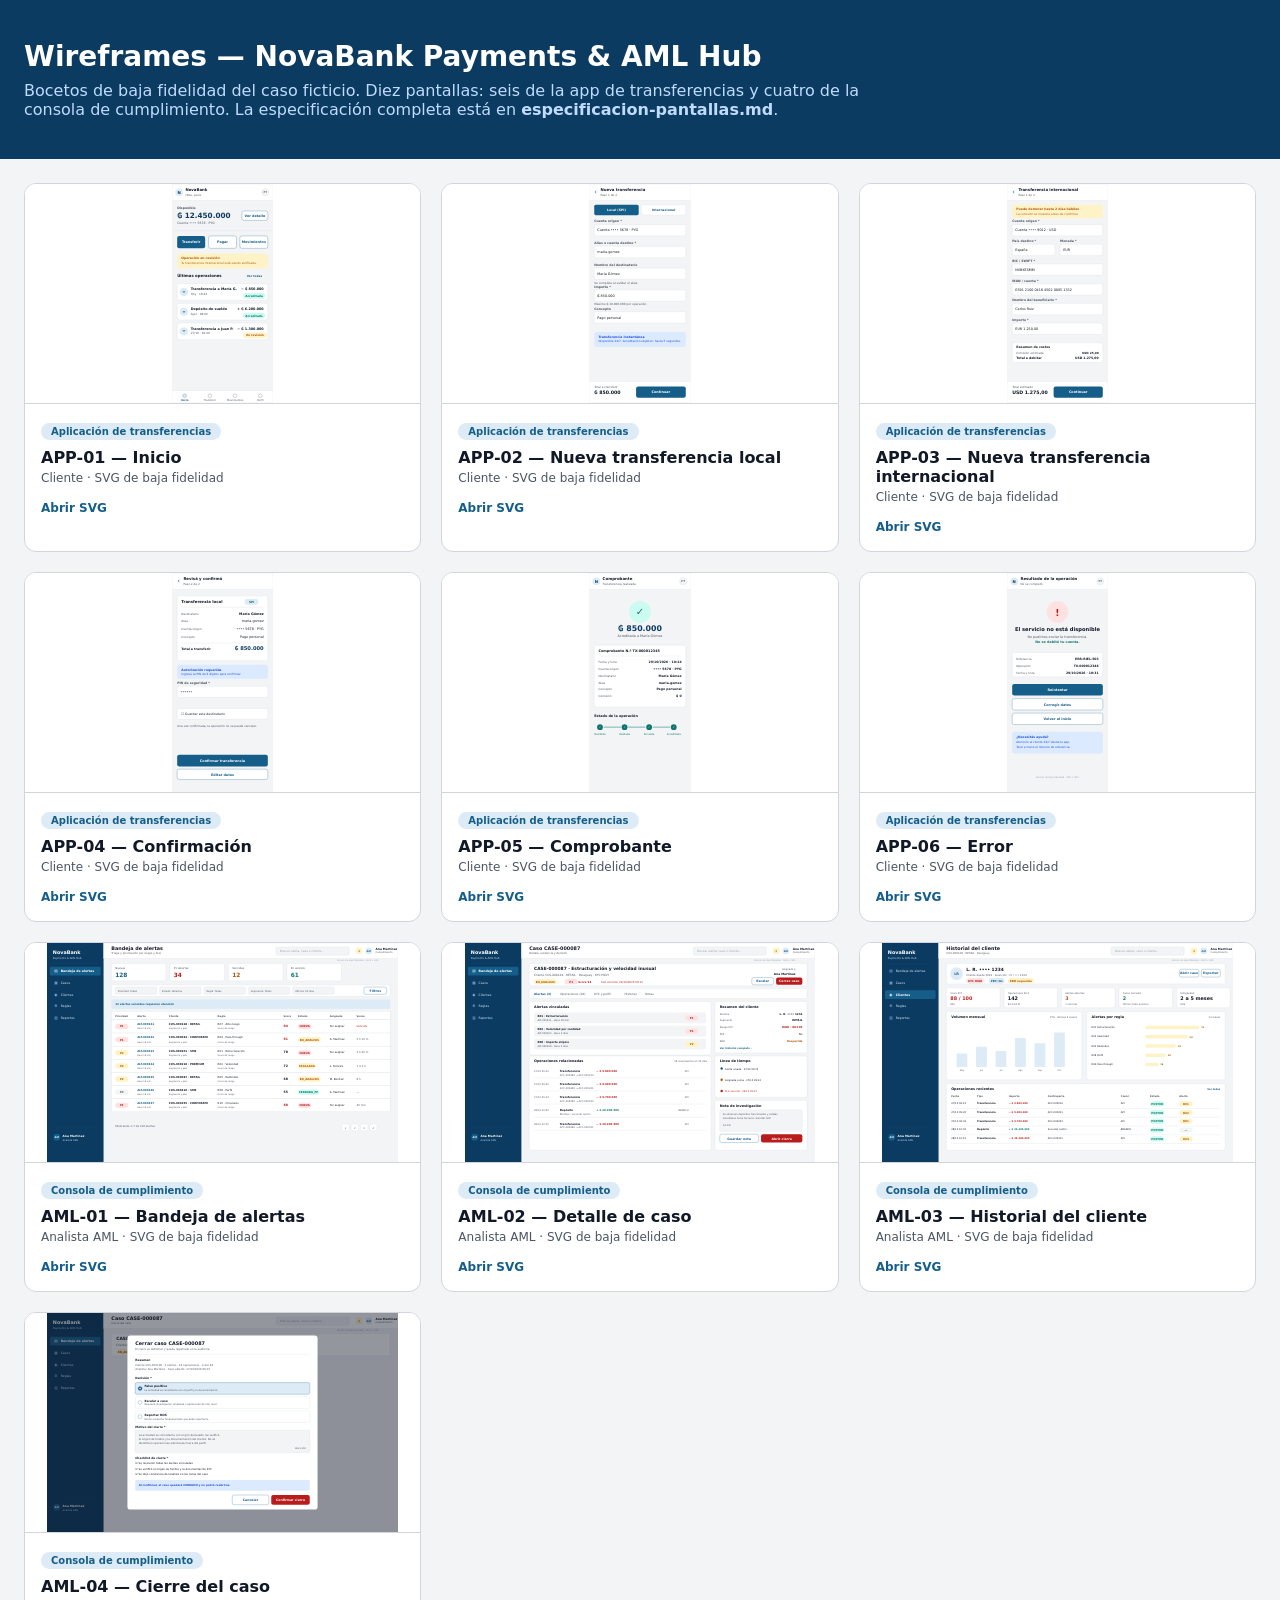
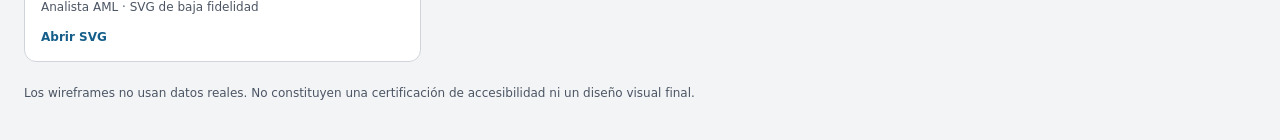
<file: 04-diseno-ux/wireframes/index.html>
<!doctype html>
<html lang="es-PY">
<head>
<meta charset="utf-8">
<meta name="viewport" content="width=device-width, initial-scale=1">
<title>Wireframes — NovaBank Payments &amp; AML Hub</title>
<style>
:root { --navy:#0B3B60; --blue:#155E8A; --bg:#F3F4F6; --ink:#111827; --muted:#4B5563; --line:#D1D5DB; }
* { box-sizing:border-box; }
body { margin:0; font-family:Inter, "Segoe UI", system-ui, sans-serif; background:var(--bg); color:var(--ink); }
header { background:var(--navy); color:#fff; padding:40px 24px; }
header h1 { margin:0 0 8px; font-size:28px; }
header p { margin:0; color:#BFDBFE; max-width:900px; }
main { max-width:1400px; margin:0 auto; padding:24px; }
.grid { display:grid; grid-template-columns:repeat(auto-fit,minmax(300px,1fr)); gap:20px; }
.card { background:#fff; border:1px solid var(--line); border-radius:12px; overflow:hidden; }
.card img { display:block; width:100%; height:220px; object-fit:contain; background:#fff; border-bottom:1px solid var(--line); }
.meta { padding:16px; }
.meta h2 { font-size:16px; margin:8px 0 4px; }
.meta p { margin:0 0 12px; color:var(--muted); font-size:12px; }
.tag { display:inline-block; background:#DCEBF5; color:var(--blue); border-radius:999px; padding:3px 10px; font-size:10px; font-weight:700; }
.link { color:var(--blue); font-size:12px; font-weight:700; text-decoration:none; }
.link:focus { outline:2px solid var(--blue); outline-offset:2px; }
footer { max-width:1400px; margin:0 auto; padding:0 24px 40px; color:var(--muted); font-size:12px; }
</style>
</head>
<body>
<header>
<h1>Wireframes — NovaBank Payments &amp; AML Hub</h1>
<p>Bocetos de baja fidelidad del caso ficticio. Diez pantallas: seis de la app de transferencias y cuatro de la consola de cumplimiento. La especificación completa está en <strong>especificacion-pantallas.md</strong>.</p>
</header>
<main><div class="grid"><article class="card"><a href="APP-01-inicio.svg"><img src="APP-01-inicio.svg" alt="Wireframe de APP-01 — Inicio" loading="lazy"></a><div class="meta"><span class="tag">Aplicación de transferencias</span><h2>APP-01 — Inicio</h2><p>Cliente · SVG de baja fidelidad</p><a class="link" href="APP-01-inicio.svg">Abrir SVG</a></div></article><article class="card"><a href="APP-02-transferencia-local.svg"><img src="APP-02-transferencia-local.svg" alt="Wireframe de APP-02 — Nueva transferencia local" loading="lazy"></a><div class="meta"><span class="tag">Aplicación de transferencias</span><h2>APP-02 — Nueva transferencia local</h2><p>Cliente · SVG de baja fidelidad</p><a class="link" href="APP-02-transferencia-local.svg">Abrir SVG</a></div></article><article class="card"><a href="APP-03-transferencia-internacional.svg"><img src="APP-03-transferencia-internacional.svg" alt="Wireframe de APP-03 — Nueva transferencia internacional" loading="lazy"></a><div class="meta"><span class="tag">Aplicación de transferencias</span><h2>APP-03 — Nueva transferencia internacional</h2><p>Cliente · SVG de baja fidelidad</p><a class="link" href="APP-03-transferencia-internacional.svg">Abrir SVG</a></div></article><article class="card"><a href="APP-04-confirmacion.svg"><img src="APP-04-confirmacion.svg" alt="Wireframe de APP-04 — Confirmación" loading="lazy"></a><div class="meta"><span class="tag">Aplicación de transferencias</span><h2>APP-04 — Confirmación</h2><p>Cliente · SVG de baja fidelidad</p><a class="link" href="APP-04-confirmacion.svg">Abrir SVG</a></div></article><article class="card"><a href="APP-05-comprobante.svg"><img src="APP-05-comprobante.svg" alt="Wireframe de APP-05 — Comprobante" loading="lazy"></a><div class="meta"><span class="tag">Aplicación de transferencias</span><h2>APP-05 — Comprobante</h2><p>Cliente · SVG de baja fidelidad</p><a class="link" href="APP-05-comprobante.svg">Abrir SVG</a></div></article><article class="card"><a href="APP-06-error.svg"><img src="APP-06-error.svg" alt="Wireframe de APP-06 — Error" loading="lazy"></a><div class="meta"><span class="tag">Aplicación de transferencias</span><h2>APP-06 — Error</h2><p>Cliente · SVG de baja fidelidad</p><a class="link" href="APP-06-error.svg">Abrir SVG</a></div></article><article class="card"><a href="AML-01-bandeja-alertas.svg"><img src="AML-01-bandeja-alertas.svg" alt="Wireframe de AML-01 — Bandeja de alertas" loading="lazy"></a><div class="meta"><span class="tag">Consola de cumplimiento</span><h2>AML-01 — Bandeja de alertas</h2><p>Analista AML · SVG de baja fidelidad</p><a class="link" href="AML-01-bandeja-alertas.svg">Abrir SVG</a></div></article><article class="card"><a href="AML-02-detalle-caso.svg"><img src="AML-02-detalle-caso.svg" alt="Wireframe de AML-02 — Detalle de caso" loading="lazy"></a><div class="meta"><span class="tag">Consola de cumplimiento</span><h2>AML-02 — Detalle de caso</h2><p>Analista AML · SVG de baja fidelidad</p><a class="link" href="AML-02-detalle-caso.svg">Abrir SVG</a></div></article><article class="card"><a href="AML-03-historial-cliente.svg"><img src="AML-03-historial-cliente.svg" alt="Wireframe de AML-03 — Historial del cliente" loading="lazy"></a><div class="meta"><span class="tag">Consola de cumplimiento</span><h2>AML-03 — Historial del cliente</h2><p>Analista AML · SVG de baja fidelidad</p><a class="link" href="AML-03-historial-cliente.svg">Abrir SVG</a></div></article><article class="card"><a href="AML-04-cierre-caso.svg"><img src="AML-04-cierre-caso.svg" alt="Wireframe de AML-04 — Cierre del caso" loading="lazy"></a><div class="meta"><span class="tag">Consola de cumplimiento</span><h2>AML-04 — Cierre del caso</h2><p>Analista AML · SVG de baja fidelidad</p><a class="link" href="AML-04-cierre-caso.svg">Abrir SVG</a></div></article></div></main>
<footer>Los wireframes no usan datos reales. No constituyen una certificación de accesibilidad ni un diseño visual final.</footer>
</body>
</html>
</file>
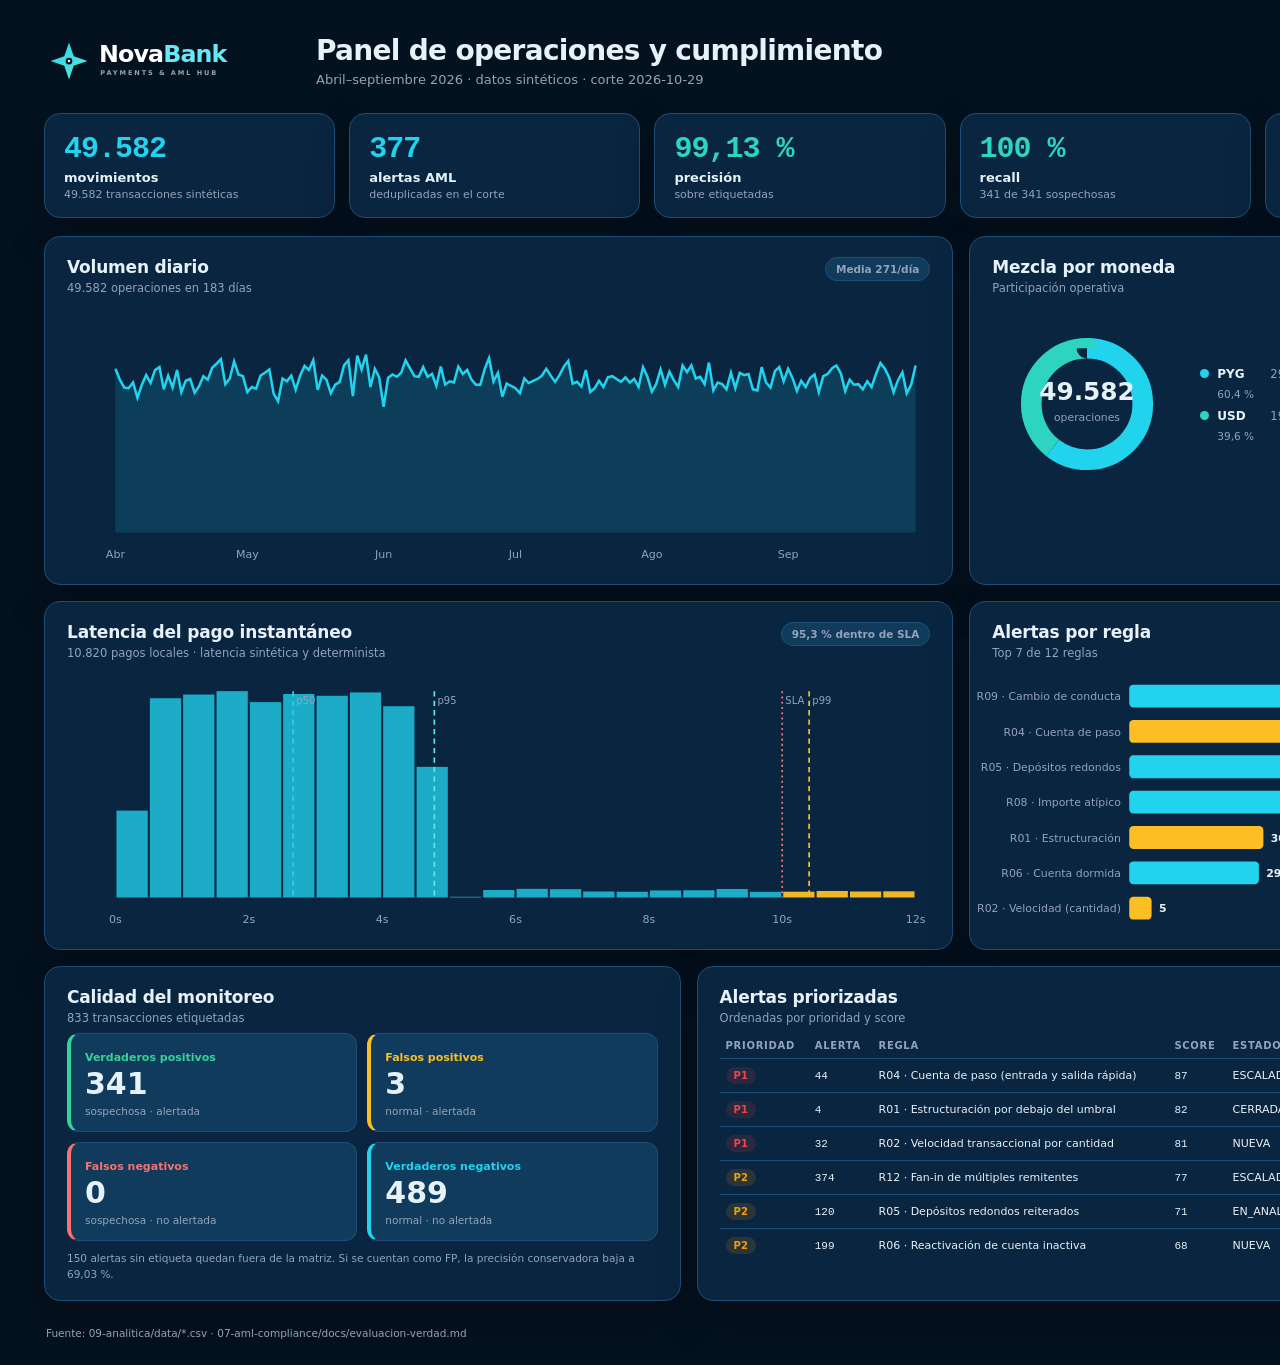
<file: docs/assets/dashboard/index.html>
<!doctype html>
<html lang="es" data-theme="dark">
<head><meta charset="utf-8"><meta name="viewport" content="width=device-width, initial-scale=1">
<title>NovaBank · Panel de operaciones y cumplimiento</title>
<link rel="icon" href="../brand/favicon.svg" type="image/svg+xml">
<style>
    :root {
      --bg:#F8FAFC; --panel:#FFFFFF; --ink:#0F172A;
      --muted:#64748B; --line:#E2E8F0; --soft:#F1F5F9;
      --accent:#155E8A; --accent2:#14B8A6; --grid:#E2E8F0;
      --shadow:0 16px 34px rgba(15,23,42,.08);
    }
    [data-theme="dark"] {
      --bg:#04121F; --panel:#0A2540; --ink:#E6F1F8;
      --muted:#94A3B8; --line:#1E4E75; --soft:#103B5C;
      --accent:#22D3EE; --accent2:#2DD4BF; --grid:#1E4E75;
      --shadow:0 18px 40px rgba(0,0,0,.28);
    }
    * { box-sizing:border-box; }
    html, body { margin:0; background:var(--bg); color:var(--ink); font-family:"Segoe UI", Inter, system-ui, -apple-system, "Helvetica Neue", Arial, sans-serif; }
    .shell { width:1600px; margin:0 auto; padding:34px 44px 26px; }
    .mono { font-family:"Cascadia Mono", Consolas, "Courier New", monospace; font-variant-numeric:tabular-nums; }
    .top { display:flex; justify-content:space-between; align-items:flex-start; gap:24px; }
    .brand { display:flex; align-items:center; gap:22px; }
    .brand svg { width:250px; height:auto; display:block; }
    .logo-dark { display:none; }
    [data-theme="dark"] .logo-light { display:none; }
    [data-theme="dark"] .logo-dark { display:block; }
    h1 { margin:0; font-size:28px; letter-spacing:-.7px; }
    .brand p { margin:5px 0 0; color:var(--muted); font-size:13px; }
    .top-right { display:flex; align-items:center; gap:10px; }
    .badge { border:1px solid var(--line); background:var(--panel); color:var(--muted);
      border-radius:999px; padding:8px 13px; font-size:11px; font-weight:800; letter-spacing:.6px; }
    .theme { border:1px solid var(--line); background:var(--panel); color:var(--ink);
      border-radius:999px; padding:8px 13px; font-size:11px; font-weight:800; cursor:pointer; }
    .kpis { display:grid; grid-template-columns:repeat(5,1fr); gap:14px; margin:26px 0 18px; }
    .kpi, .card { background:var(--panel); border:1px solid var(--line); border-radius:16px;
      box-shadow:var(--shadow); }
    .kpi { padding:18px 19px 16px; }
    .kpi-value { font-size:30px; font-weight:800; letter-spacing:-1px; color:var(--accent); }
    .kpi:nth-child(3) .kpi-value, .kpi:nth-child(4) .kpi-value { color:var(--accent2); }
    .kpi-label { font-size:13px; font-weight:700; margin-top:4px; }
    .kpi-note { font-size:11px; color:var(--muted); margin-top:3px; }
    .rows { display:grid; gap:16px; margin-bottom:16px; }
    .rows.two { grid-template-columns:1.55fr 1fr; }
    .rows.split { grid-template-columns:1fr 1.35fr; }
    .card { padding:20px 22px 18px; min-width:0; }
    .card-head { display:flex; justify-content:space-between; align-items:flex-start; gap:16px; margin-bottom:8px; }
    h2 { margin:0; font-size:17px; letter-spacing:-.2px; }
    .card-head p { margin:4px 0 0; color:var(--muted); font-size:11.5px; }
    .pill { border:1px solid var(--line); background:var(--soft); color:var(--muted);
      border-radius:999px; padding:5px 10px; font-size:10.5px; font-weight:800; white-space:nowrap; }
    svg { display:block; width:100%; height:auto; overflow:visible; }
    .grid line.grid { stroke:var(--grid); stroke-width:1; opacity:.75; }
    .axis { fill:var(--muted); font-size:10.5px; }
    .line { fill:none; stroke:var(--accent); stroke-width:2.4; }
    .area { fill:var(--accent); opacity:.14; }
    .bar { fill:var(--accent); opacity:.78; }
    .bar.warn { fill:#FBBF24; opacity:.95; }
    .p50-line, .p95-line, .p99-line, .sla-line { stroke-width:1.6; stroke-dasharray:5 4; }
    .p50-line { stroke:#22D3EE; }
    .p95-line { stroke:#5EEAD4; }
    .p99-line { stroke:#FBBF24; }
    .sla-line { stroke:#F87171; stroke-dasharray:2 3; }
    .marker { fill:var(--muted); font-size:9.5px; }
    .value { fill:var(--ink); font-size:10.5px; font-weight:800; }
    .donut-wrap { display:flex; align-items:center; gap:18px; padding-top:6px; }
    .donut-wrap svg { width:190px; flex:0 0 190px; }
    .donut-n { fill:var(--ink); font-size:24px; font-weight:800; }
    .donut-l { fill:var(--muted); font-size:10.5px; }
    .legend { display:flex; flex-direction:column; gap:9px; min-width:170px; }
    .legend-row { display:grid; grid-template-columns:10px 46px 1fr; gap:7px;
      align-items:center; color:var(--muted); font-size:11.5px; }
    .legend-row strong { color:var(--ink); font-size:12px; }
    .legend-row .muted { grid-column:2 / 4; font-size:10.5px; }
    .dot { width:9px; height:9px; border-radius:50%; }
    .conf { display:grid; grid-template-columns:1fr 1fr; gap:10px; margin:8px 0 10px; }
    .conf-cell { border:1px solid var(--line); border-left:4px solid var(--c); border-radius:12px;
      padding:12px 14px; background:var(--soft); }
    .conf-cell span { color:var(--c); font-size:11px; font-weight:800; }
    .conf-cell strong { display:block; font-size:30px; line-height:1.1; margin-top:2px; }
    .conf-cell small { color:var(--muted); font-size:10.5px; }
    .note { color:var(--muted); font-size:10.5px; line-height:1.45; margin:2px 0 0; }
    table { width:100%; border-collapse:collapse; font-size:11px; }
    th { text-align:left; color:var(--muted); font-size:10px; text-transform:uppercase;
      letter-spacing:.7px; padding:7px 6px; border-bottom:1px solid var(--line); }
    td { padding:8px 6px; border-bottom:1px solid var(--line); vertical-align:middle; }
    tr:last-child td { border-bottom:0; }
    .prio { display:inline-block; border-radius:999px; padding:3px 8px; font-size:10px; font-weight:800; }
    .prio.p1 { background:#EF444422; color:#EF4444; }
    .prio.p2 { background:#F59E0B22; color:#F59E0B; }
    .prio.p3 { background:#64748B22; color:var(--muted); }
    footer { display:flex; justify-content:space-between; color:var(--muted); font-size:10.5px;
      padding:10px 2px 0; }
    </style></head>
<body>
    <div class="shell">
      <header class="top">
        <div class="brand">
          <div class="logo-light"><svg xmlns="http://www.w3.org/2000/svg" width="400" height="80" viewBox="0 0 400 80" role="img" aria-label="NovaBank — Payments &amp; AML Hub">
<svg x="8" y="8" xmlns="http://www.w3.org/2000/svg" width="64" height="64" viewBox="0 0 64 64" role="img" aria-label="Isotipo NovaBank">
<defs><linearGradient id="nbh-light-mark-nova" x1="0" y1="0" x2="1" y2="1"><stop offset="0%" stop-color="#155E8A"/><stop offset="100%" stop-color="#14B8A6"/></linearGradient>
<mask id="nbh-light-mark-hole"><rect width="64" height="64" fill="#fff"/><circle cx="32" cy="32" r="5.4" fill="#000"/></mask>
</defs>
<path d="M32 2.5 L39.6 24.4 L61.5 32 L39.6 39.6 L32 61.5 L24.4 39.6 L2.5 32 L24.4 24.4 Z" fill="url(#nbh-light-mark-nova)" mask="url(#nbh-light-mark-hole)"/>
<circle cx="32" cy="32" r="1.9" fill="#FFFFFF"/>
</svg>
<text x="88" y="41" font-family='"Segoe UI", Inter, system-ui, -apple-system, "Helvetica Neue", Arial, sans-serif' font-size="38" font-weight="700" letter-spacing="-1.4">
<tspan fill="#0A2540">Nova</tspan><tspan fill="#14B8A6">Bank</tspan>
</text>
<text x="90" y="62" font-family='"Segoe UI", Inter, system-ui, -apple-system, "Helvetica Neue", Arial, sans-serif' font-size="10.5" font-weight="600" letter-spacing="3.1" fill="#64748B">PAYMENTS &amp; AML HUB</text>
</svg></div>
          <div class="logo-dark"><svg xmlns="http://www.w3.org/2000/svg" width="400" height="80" viewBox="0 0 400 80" role="img" aria-label="NovaBank — Payments &amp; AML Hub">
<svg x="8" y="8" xmlns="http://www.w3.org/2000/svg" width="64" height="64" viewBox="0 0 64 64" role="img" aria-label="Isotipo NovaBank">
<defs><linearGradient id="nbh-dark-mark-nova" x1="0" y1="0" x2="1" y2="1"><stop offset="0%" stop-color="#22D3EE"/><stop offset="100%" stop-color="#5EEAD4"/></linearGradient>
<mask id="nbh-dark-mark-hole"><rect width="64" height="64" fill="#fff"/><circle cx="32" cy="32" r="5.4" fill="#000"/></mask>
</defs>
<path d="M32 2.5 L39.6 24.4 L61.5 32 L39.6 39.6 L32 61.5 L24.4 39.6 L2.5 32 L24.4 24.4 Z" fill="url(#nbh-dark-mark-nova)" mask="url(#nbh-dark-mark-hole)"/>
<circle cx="32" cy="32" r="1.9" fill="#FFFFFF"/>
</svg>
<text x="88" y="41" font-family='"Segoe UI", Inter, system-ui, -apple-system, "Helvetica Neue", Arial, sans-serif' font-size="38" font-weight="700" letter-spacing="-1.4">
<tspan fill="#FFFFFF">Nova</tspan><tspan fill="#67E8F9">Bank</tspan>
</text>
<text x="90" y="62" font-family='"Segoe UI", Inter, system-ui, -apple-system, "Helvetica Neue", Arial, sans-serif' font-size="10.5" font-weight="600" letter-spacing="3.1" fill="#94A3B8">PAYMENTS &amp; AML HUB</text>
</svg></div>
          <div>
            <h1>Panel de operaciones y cumplimiento</h1>
            <p>Abril–septiembre 2026 · datos sintéticos · corte 2026-10-29</p>
          </div>
        </div>
        <div class="top-right">
          <button id="theme" class="theme" type="button" aria-label="Cambiar tema">Tema</button>
          <span class="badge">Caso ficticio</span>
        </div>
      </header>

      <section class="kpis"><article class="kpi"><div class="kpi-value mono">49.582</div>
        <div class="kpi-label">movimientos</div><div class="kpi-note">49.582 transacciones sintéticas</div></article><article class="kpi"><div class="kpi-value mono">377</div>
        <div class="kpi-label">alertas AML</div><div class="kpi-note">deduplicadas en el corte</div></article><article class="kpi"><div class="kpi-value mono">99,13 %</div>
        <div class="kpi-label">precisión</div><div class="kpi-note">sobre etiquetadas</div></article><article class="kpi"><div class="kpi-value mono">100 %</div>
        <div class="kpi-label">recall</div><div class="kpi-note">341 de 341 sospechosas</div></article><article class="kpi"><div class="kpi-value mono">95,3 %</div>
        <div class="kpi-label">dentro de SLA</div><div class="kpi-note">p95 4.783 ms</div></article></section>

      <section class="rows two">
        <article class="card wide">
          <div class="card-head"><div><h2>Volumen diario</h2>
          <p>49.582 operaciones en 183 días</p></div>
          <span class="pill">Media 271/día</span></div>
          
    <svg viewBox="0 0 820 250" role="img" aria-label="Volumen diario de transacciones">
      <line x1="46" y1="22.0" x2="806" y2="22.0" class="grid"/><line x1="46" y1="71.0" x2="806" y2="71.0" class="grid"/><line x1="46" y1="120.0" x2="806" y2="120.0" class="grid"/><line x1="46" y1="169.0" x2="806" y2="169.0" class="grid"/><line x1="46" y1="218.0" x2="806" y2="218.0" class="grid"/>
      <path d="M46,218 L46.0,62.5 L50.2,72.8 L54.4,80.3 L58.5,80.9 L62.7,75.5 L66.9,90.1 L71.1,77.6 L75.2,68.5 L79.4,76.0 L83.6,63.6 L87.8,60.9 L91.9,82.0 L96.1,69.0 L100.3,80.3 L104.5,63.6 L108.6,84.7 L112.8,73.9 L117.0,72.2 L121.2,85.2 L125.3,79.3 L129.5,69.5 L133.7,72.8 L137.9,61.5 L142.0,57.7 L146.2,53.4 L150.4,77.1 L154.6,71.7 L158.7,55.5 L162.9,67.9 L167.1,69.5 L171.3,84.7 L175.5,79.8 L179.6,81.4 L183.8,69.0 L188.0,66.3 L192.2,63.1 L196.3,86.3 L200.5,93.3 L204.7,71.7 L208.9,74.4 L213.0,69.0 L217.2,82.5 L221.4,69.0 L225.6,59.8 L229.7,63.6 L233.9,54.4 L238.1,82.5 L242.3,69.0 L246.4,72.8 L250.6,85.7 L254.8,77.6 L259.0,74.9 L263.1,59.3 L267.3,54.4 L271.5,88.4 L275.7,50.1 L279.8,63.1 L284.0,49.0 L288.2,79.8 L292.4,62.5 L296.5,70.6 L300.7,98.7 L304.9,71.2 L309.1,67.9 L313.3,70.1 L317.4,66.3 L321.6,54.4 L325.8,62.0 L330.0,69.5 L334.1,70.1 L338.3,60.9 L342.5,70.1 L346.7,67.4 L350.8,78.7 L355.0,60.4 L359.2,77.6 L363.4,74.4 L367.5,75.5 L371.7,60.4 L375.9,67.4 L380.1,63.6 L384.2,72.8 L388.4,77.6 L392.6,77.6 L396.8,62.5 L400.9,52.3 L405.1,74.4 L409.3,66.3 L413.5,89.0 L417.6,76.6 L421.8,78.7 L426.0,80.9 L430.2,85.7 L434.4,71.7 L438.5,76.0 L442.7,73.9 L446.9,72.2 L451.1,69.0 L455.2,62.5 L459.4,69.0 L463.6,74.9 L467.8,68.5 L471.9,60.4 L476.1,55.0 L480.3,76.6 L484.5,74.9 L488.6,79.3 L492.8,63.6 L497.0,84.7 L501.2,80.9 L505.3,73.9 L509.5,79.8 L513.7,70.6 L517.9,69.5 L522.0,72.2 L526.2,74.9 L530.4,70.6 L534.6,75.5 L538.7,72.2 L542.9,79.8 L547.1,60.9 L551.3,70.1 L555.5,84.1 L559.6,77.1 L563.8,63.1 L568.0,77.6 L572.2,65.2 L576.3,73.3 L580.5,79.8 L584.7,59.3 L588.9,65.8 L593.0,59.3 L597.2,71.7 L601.4,70.1 L605.6,77.1 L609.7,56.6 L613.9,83.0 L618.1,75.5 L622.3,77.1 L626.4,82.0 L630.6,66.3 L634.8,80.9 L639.0,66.3 L643.1,68.5 L647.3,67.4 L651.5,82.0 L655.7,83.0 L659.8,60.9 L664.0,75.5 L668.2,80.3 L672.4,64.7 L676.5,60.9 L680.7,74.4 L684.9,62.5 L689.1,71.2 L693.3,83.6 L697.4,73.9 L701.6,79.8 L705.8,71.2 L710.0,67.9 L714.1,84.7 L718.3,69.5 L722.5,67.4 L726.7,62.0 L730.8,59.3 L735.0,66.8 L739.2,83.6 L743.4,72.8 L747.5,77.6 L751.7,77.1 L755.9,82.0 L760.1,74.4 L764.2,79.8 L768.4,67.4 L772.6,57.1 L776.8,62.5 L780.9,70.6 L785.1,84.7 L789.3,73.3 L793.5,65.8 L797.6,85.7 L801.8,77.6 L806.0,59.3 L806,218 Z" class="area"/>
      <polyline points="46.0,62.5 50.2,72.8 54.4,80.3 58.5,80.9 62.7,75.5 66.9,90.1 71.1,77.6 75.2,68.5 79.4,76.0 83.6,63.6 87.8,60.9 91.9,82.0 96.1,69.0 100.3,80.3 104.5,63.6 108.6,84.7 112.8,73.9 117.0,72.2 121.2,85.2 125.3,79.3 129.5,69.5 133.7,72.8 137.9,61.5 142.0,57.7 146.2,53.4 150.4,77.1 154.6,71.7 158.7,55.5 162.9,67.9 167.1,69.5 171.3,84.7 175.5,79.8 179.6,81.4 183.8,69.0 188.0,66.3 192.2,63.1 196.3,86.3 200.5,93.3 204.7,71.7 208.9,74.4 213.0,69.0 217.2,82.5 221.4,69.0 225.6,59.8 229.7,63.6 233.9,54.4 238.1,82.5 242.3,69.0 246.4,72.8 250.6,85.7 254.8,77.6 259.0,74.9 263.1,59.3 267.3,54.4 271.5,88.4 275.7,50.1 279.8,63.1 284.0,49.0 288.2,79.8 292.4,62.5 296.5,70.6 300.7,98.7 304.9,71.2 309.1,67.9 313.3,70.1 317.4,66.3 321.6,54.4 325.8,62.0 330.0,69.5 334.1,70.1 338.3,60.9 342.5,70.1 346.7,67.4 350.8,78.7 355.0,60.4 359.2,77.6 363.4,74.4 367.5,75.5 371.7,60.4 375.9,67.4 380.1,63.6 384.2,72.8 388.4,77.6 392.6,77.6 396.8,62.5 400.9,52.3 405.1,74.4 409.3,66.3 413.5,89.0 417.6,76.6 421.8,78.7 426.0,80.9 430.2,85.7 434.4,71.7 438.5,76.0 442.7,73.9 446.9,72.2 451.1,69.0 455.2,62.5 459.4,69.0 463.6,74.9 467.8,68.5 471.9,60.4 476.1,55.0 480.3,76.6 484.5,74.9 488.6,79.3 492.8,63.6 497.0,84.7 501.2,80.9 505.3,73.9 509.5,79.8 513.7,70.6 517.9,69.5 522.0,72.2 526.2,74.9 530.4,70.6 534.6,75.5 538.7,72.2 542.9,79.8 547.1,60.9 551.3,70.1 555.5,84.1 559.6,77.1 563.8,63.1 568.0,77.6 572.2,65.2 576.3,73.3 580.5,79.8 584.7,59.3 588.9,65.8 593.0,59.3 597.2,71.7 601.4,70.1 605.6,77.1 609.7,56.6 613.9,83.0 618.1,75.5 622.3,77.1 626.4,82.0 630.6,66.3 634.8,80.9 639.0,66.3 643.1,68.5 647.3,67.4 651.5,82.0 655.7,83.0 659.8,60.9 664.0,75.5 668.2,80.3 672.4,64.7 676.5,60.9 680.7,74.4 684.9,62.5 689.1,71.2 693.3,83.6 697.4,73.9 701.6,79.8 705.8,71.2 710.0,67.9 714.1,84.7 718.3,69.5 722.5,67.4 726.7,62.0 730.8,59.3 735.0,66.8 739.2,83.6 743.4,72.8 747.5,77.6 751.7,77.1 755.9,82.0 760.1,74.4 764.2,79.8 768.4,67.4 772.6,57.1 776.8,62.5 780.9,70.6 785.1,84.7 789.3,73.3 793.5,65.8 797.6,85.7 801.8,77.6 806.0,59.3" class="line"/>
      <text x="46.0" y="242" class="axis" text-anchor="middle">Abr</text><text x="171.3" y="242" class="axis" text-anchor="middle">May</text><text x="300.7" y="242" class="axis" text-anchor="middle">Jun</text><text x="426.0" y="242" class="axis" text-anchor="middle">Jul</text><text x="555.5" y="242" class="axis" text-anchor="middle">Ago</text><text x="684.9" y="242" class="axis" text-anchor="middle">Sep</text>
    </svg>
        </article>
        <article class="card">
          <div class="card-head"><div><h2>Mezcla por moneda</h2><p>Participación operativa</p></div></div>
          
    <div class="donut-wrap">
      <svg viewBox="0 0 184 184" role="img" aria-label="Distribución por moneda">
        <circle cx="92" cy="92" r="54" fill="none" stroke="#22D3EE" stroke-width="20" stroke-dasharray="205.06 134.23" stroke-dashoffset="-0.00" transform="rotate(-90 92 92)"/><circle cx="92" cy="92" r="54" fill="none" stroke="#2DD4BF" stroke-width="20" stroke-dasharray="134.23 205.06" stroke-dashoffset="-205.06" transform="rotate(-90 92 92)"/>
        <text x="92" y="88" text-anchor="middle" class="donut-n">49.582</text>
        <text x="92" y="108" text-anchor="middle" class="donut-l">operaciones</text>
      </svg>
      <div class="legend"><div class="legend-row"><span class="dot" style="background:#22D3EE"></span>
        <strong>PYG</strong><span>29.966 ops</span>
        <span class="muted">60,4 %</span></div><div class="legend-row"><span class="dot" style="background:#2DD4BF"></span>
        <strong>USD</strong><span>19.616 ops</span>
        <span class="muted">39,6 %</span></div></div>
    </div>
        </article>
      </section>

      <section class="rows two">
        <article class="card wide">
          <div class="card-head"><div><h2>Latencia del pago instantáneo</h2>
          <p>10.820 pagos locales · latencia sintética y determinista</p></div>
          <span class="pill">95,3 % dentro de SLA</span></div>
          
    <svg viewBox="0 0 820 250" role="img" aria-label="Distribución de latencia del pago instantáneo">
      <line x1="46" y1="22.0" x2="806" y2="22.0" class="grid"/><line x1="46" y1="71.0" x2="806" y2="71.0" class="grid"/><line x1="46" y1="120.0" x2="806" y2="120.0" class="grid"/><line x1="46" y1="169.0" x2="806" y2="169.0" class="grid"/><line x1="46" y1="218.0" x2="806" y2="218.0" class="grid"/><rect x="47.0" y="135.5" width="29.7" height="82.5" class="bar"/><rect x="78.7" y="28.7" width="29.7" height="189.3" class="bar"/><rect x="110.3" y="25.2" width="29.7" height="192.8" class="bar"/><rect x="142.0" y="22.0" width="29.7" height="196.0" class="bar"/><rect x="173.7" y="32.4" width="29.7" height="185.6" class="bar"/><rect x="205.3" y="24.7" width="29.7" height="193.3" class="bar"/><rect x="237.0" y="26.4" width="29.7" height="191.6" class="bar"/><rect x="268.7" y="23.2" width="29.7" height="194.8" class="bar"/><rect x="300.3" y="36.3" width="29.7" height="181.7" class="bar"/><rect x="332.0" y="93.9" width="29.7" height="124.1" class="bar"/><rect x="363.7" y="217.3" width="29.7" height="0.7" class="bar"/><rect x="395.3" y="210.9" width="29.7" height="7.1" class="bar"/><rect x="427.0" y="209.8" width="29.7" height="8.2" class="bar"/><rect x="458.7" y="210.1" width="29.7" height="7.9" class="bar"/><rect x="490.3" y="212.3" width="29.7" height="5.7" class="bar"/><rect x="522.0" y="212.5" width="29.7" height="5.5" class="bar"/><rect x="553.7" y="211.3" width="29.7" height="6.7" class="bar"/><rect x="585.3" y="211.1" width="29.7" height="6.9" class="bar"/><rect x="617.0" y="209.9" width="29.7" height="8.1" class="bar"/><rect x="648.7" y="212.6" width="29.7" height="5.4" class="bar"/><rect x="680.3" y="212.5" width="29.7" height="5.5" class="bar warn"/><rect x="712.0" y="211.8" width="29.7" height="6.2" class="bar warn"/><rect x="743.7" y="212.3" width="29.7" height="5.7" class="bar warn"/><rect x="775.3" y="212.1" width="29.7" height="5.9" class="bar warn"/><text x="46.0" y="242" class="axis" text-anchor="middle">0s</text><text x="172.7" y="242" class="axis" text-anchor="middle">2s</text><text x="299.3" y="242" class="axis" text-anchor="middle">4s</text><text x="426.0" y="242" class="axis" text-anchor="middle">6s</text><text x="552.7" y="242" class="axis" text-anchor="middle">8s</text><text x="679.3" y="242" class="axis" text-anchor="middle">10s</text><text x="806.0" y="242" class="axis" text-anchor="middle">12s</text><line x1="214.8" y1="22" x2="214.8" y2="218" class="p50-line"/><text x="217.8" y="34" class="marker">p50</text><line x1="348.9" y1="22" x2="348.9" y2="218" class="p95-line"/><text x="351.9" y="34" class="marker">p95</text><line x1="704.9" y1="22" x2="704.9" y2="218" class="p99-line"/><text x="707.9" y="34" class="marker">p99</text><line x1="679.3" y1="22" x2="679.3" y2="218" class="sla-line"/><text x="682.3" y="34" class="marker">SLA</text>
    </svg>
        </article>
        <article class="card">
          <div class="card-head"><div><h2>Alertas por regla</h2><p>Top 7 de 12 reglas</p></div></div>
          <svg viewBox="0 0 520 250" role="img" aria-label="Alertas por regla"><rect x="132" y="16" width="344.0" height="22" rx="4" fill="#22D3EE"/><text x="124" y="31" class="axis" text-anchor="end">R09 · Cambio de conducta</text><text x="483.0" y="31" class="value">80</text><rect x="132" y="50" width="339.7" height="22" rx="4" fill="#FBBF24"/><text x="124" y="65" class="axis" text-anchor="end">R04 · Cuenta de paso</text><text x="478.7" y="65" class="value">79</text><rect x="132" y="84" width="318.2" height="22" rx="4" fill="#22D3EE"/><text x="124" y="99" class="axis" text-anchor="end">R05 · Depósitos redondos</text><text x="457.2" y="99" class="value">74</text><rect x="132" y="118" width="305.3" height="22" rx="4" fill="#22D3EE"/><text x="124" y="133" class="axis" text-anchor="end">R08 · Importe atípico</text><text x="444.3" y="133" class="value">71</text><rect x="132" y="152" width="129.0" height="22" rx="4" fill="#FBBF24"/><text x="124" y="167" class="axis" text-anchor="end">R01 · Estructuración</text><text x="268.0" y="167" class="value">30</text><rect x="132" y="186" width="124.7" height="22" rx="4" fill="#22D3EE"/><text x="124" y="201" class="axis" text-anchor="end">R06 · Cuenta dormida</text><text x="263.7" y="201" class="value">29</text><rect x="132" y="220" width="21.5" height="22" rx="4" fill="#FBBF24"/><text x="124" y="235" class="axis" text-anchor="end">R02 · Velocidad (cantidad)</text><text x="160.5" y="235" class="value">5</text></svg>
        </article>
      </section>

      <section class="rows split">
        <article class="card">
          <div class="card-head"><div><h2>Calidad del monitoreo</h2><p>833 transacciones etiquetadas</p></div></div>
          <div class="conf"><div class="conf-cell" style="--c:#34D399">
        <span>Verdaderos positivos</span><strong>341</strong><small>sospechosa · alertada</small></div><div class="conf-cell" style="--c:#FBBF24">
        <span>Falsos positivos</span><strong>3</strong><small>normal · alertada</small></div><div class="conf-cell" style="--c:#F87171">
        <span>Falsos negativos</span><strong>0</strong><small>sospechosa · no alertada</small></div><div class="conf-cell" style="--c:#22D3EE">
        <span>Verdaderos negativos</span><strong>489</strong><small>normal · no alertada</small></div></div>
          <p class="note">150 alertas sin etiqueta quedan fuera de la matriz. Si se cuentan como FP,
          la precisión conservadora baja a 69,03 %.</p>
        </article>
        <article class="card wide">
          <div class="card-head"><div><h2>Alertas priorizadas</h2><p>Ordenadas por prioridad y score</p></div>
          <span class="pill">P1 / P2 / P3</span></div>
          <table>
    <thead><tr><th>Prioridad</th><th>Alerta</th><th>Regla</th><th>Score</th><th>Estado</th><th>Vence</th></tr></thead>
    <tbody><tr><td><span class="prio p1">P1</span></td>
        <td class="mono">44</td>
        <td>R04 · Cuenta de paso (entrada y salida rápida)</td>
        <td class="mono">87</td>
        <td>ESCALADA</td>
        <td class="mono">2026-04-21 18:33</td></tr><tr><td><span class="prio p1">P1</span></td>
        <td class="mono">4</td>
        <td>R01 · Estructuración por debajo del umbral</td>
        <td class="mono">82</td>
        <td>CERRADA_FALSO_POSITIVO</td>
        <td class="mono">2026-05-26 16:20</td></tr><tr><td><span class="prio p1">P1</span></td>
        <td class="mono">32</td>
        <td>R02 · Velocidad transaccional por cantidad</td>
        <td class="mono">81</td>
        <td>NUEVA</td>
        <td class="mono"></td></tr><tr><td><span class="prio p2">P2</span></td>
        <td class="mono">374</td>
        <td>R12 · Fan-in de múltiples remitentes</td>
        <td class="mono">77</td>
        <td>ESCALADA</td>
        <td class="mono">2026-06-29 18:58</td></tr><tr><td><span class="prio p2">P2</span></td>
        <td class="mono">120</td>
        <td>R05 · Depósitos redondos reiterados</td>
        <td class="mono">71</td>
        <td>EN_ANALISIS</td>
        <td class="mono">2026-04-24 15:26</td></tr><tr><td><span class="prio p2">P2</span></td>
        <td class="mono">199</td>
        <td>R06 · Reactivación de cuenta inactiva</td>
        <td class="mono">68</td>
        <td>NUEVA</td>
        <td class="mono"></td></tr></tbody></table>
        </article>
      </section>

      <footer>
        <span>Fuente: 09-analitica/data/*.csv · 07-aml-compliance/docs/evaluacion-verdad.md</span>
        <span>NovaBank · caso ficticio · sin PII</span>
      </footer>
    </div>
<script>
const root = document.documentElement;
document.getElementById('theme').addEventListener('click', () => {
  root.dataset.theme = root.dataset.theme === 'dark' ? 'light' : 'dark';
});
const params = new URLSearchParams(location.search);
if (params.get('theme')) root.dataset.theme = params.get('theme');
</script>
</body></html>
</file>
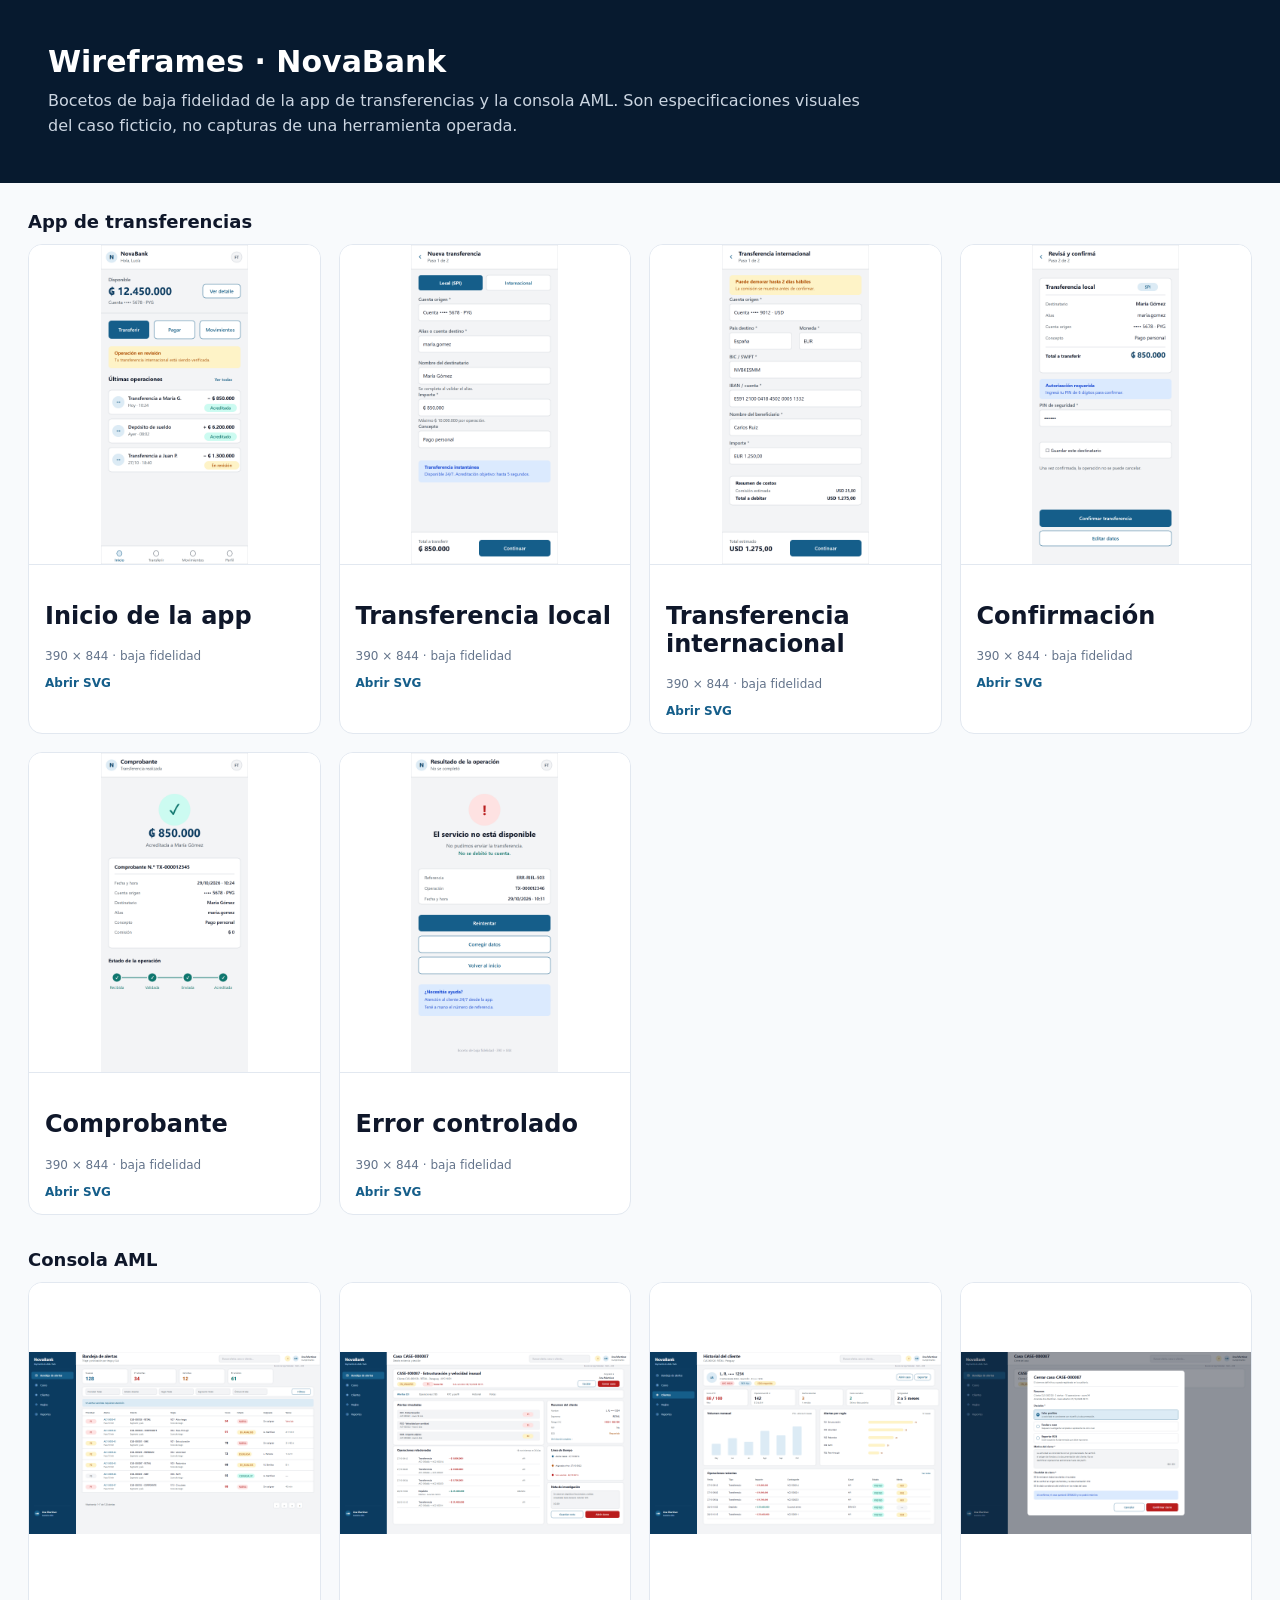
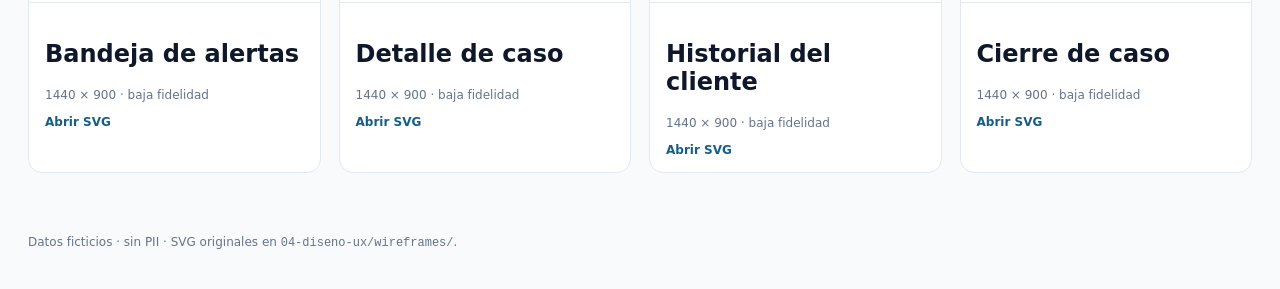
<file: docs/assets/ux/index.html>
<!doctype html>
<html lang="es"><head><meta charset="utf-8"><meta name="viewport" content="width=device-width, initial-scale=1">
<title>Wireframes · NovaBank</title>
<link rel="icon" href="../brand/favicon.svg" type="image/svg+xml">
<style>
* { box-sizing:border-box; }
body { margin:0; background:#F8FAFC; color:#0F172A;
  font-family:"Segoe UI",Inter,system-ui,sans-serif; }
header { background:#071A2F; color:#fff; padding:44px 48px; }
header h1 { margin:0 0 10px; font-size:30px; }
header p { color:#CBD5E1; max-width:820px; line-height:1.55; margin:0; }
main { max-width:1400px; margin:0 auto; padding:28px; }
section { margin-bottom:34px; }
section > h2 { font-size:18px; margin:0 0 12px; }
.grid { display:grid; grid-template-columns:repeat(auto-fit,minmax(260px,1fr)); gap:18px; }
.card { background:#fff; border:1px solid #E2E8F0; border-radius:14px; overflow:hidden;
  display:flex; flex-direction:column; }
.card img { width:100%; height:320px; object-fit:contain; background:#fff; border-bottom:1px solid #E2E8F0; }
.meta { padding:14px 16px; }
.meta h3 { font-size:15px; margin:0 0 3px; }
.meta p { color:#64748B; font-size:12px; margin:0 0 9px; }
a { color:#155E8A; font-size:12px; font-weight:700; text-decoration:none; }
footer { max-width:1400px; margin:0 auto; padding:0 28px 40px; color:#64748B; font-size:12px; }
</style></head>
<body><header><h1>Wireframes · NovaBank</h1>
<p>Bocetos de baja fidelidad de la app de transferencias y la consola AML.
Son especificaciones visuales del caso ficticio, no capturas de una herramienta operada.</p></header>
<main>
<section><h2>App de transferencias</h2><div class="grid"><article class="card">
            <a href="../img/ux/ux-app-home.png"><img src="../img/ux/ux-app-home.png" alt="Wireframe: Inicio de la app" loading="lazy"></a>
            <div class="meta"><h2>Inicio de la app</h2><p>390 × 844 · baja fidelidad</p>
            <a href="../../../04-diseno-ux/wireframes/APP-01-inicio.svg">Abrir SVG</a></div></article><article class="card">
            <a href="../img/ux/ux-app-local.png"><img src="../img/ux/ux-app-local.png" alt="Wireframe: Transferencia local" loading="lazy"></a>
            <div class="meta"><h2>Transferencia local</h2><p>390 × 844 · baja fidelidad</p>
            <a href="../../../04-diseno-ux/wireframes/APP-02-transferencia-local.svg">Abrir SVG</a></div></article><article class="card">
            <a href="../img/ux/ux-app-international.png"><img src="../img/ux/ux-app-international.png" alt="Wireframe: Transferencia internacional" loading="lazy"></a>
            <div class="meta"><h2>Transferencia internacional</h2><p>390 × 844 · baja fidelidad</p>
            <a href="../../../04-diseno-ux/wireframes/APP-03-transferencia-internacional.svg">Abrir SVG</a></div></article><article class="card">
            <a href="../img/ux/ux-app-confirmation.png"><img src="../img/ux/ux-app-confirmation.png" alt="Wireframe: Confirmación" loading="lazy"></a>
            <div class="meta"><h2>Confirmación</h2><p>390 × 844 · baja fidelidad</p>
            <a href="../../../04-diseno-ux/wireframes/APP-04-confirmacion.svg">Abrir SVG</a></div></article><article class="card">
            <a href="../img/ux/ux-app-receipt.png"><img src="../img/ux/ux-app-receipt.png" alt="Wireframe: Comprobante" loading="lazy"></a>
            <div class="meta"><h2>Comprobante</h2><p>390 × 844 · baja fidelidad</p>
            <a href="../../../04-diseno-ux/wireframes/APP-05-comprobante.svg">Abrir SVG</a></div></article><article class="card">
            <a href="../img/ux/ux-app-error.png"><img src="../img/ux/ux-app-error.png" alt="Wireframe: Error controlado" loading="lazy"></a>
            <div class="meta"><h2>Error controlado</h2><p>390 × 844 · baja fidelidad</p>
            <a href="../../../04-diseno-ux/wireframes/APP-06-error.svg">Abrir SVG</a></div></article></div></section>
<section><h2>Consola AML</h2><div class="grid"><article class="card">
            <a href="../img/ux/ux-aml-inbox.png"><img src="../img/ux/ux-aml-inbox.png" alt="Wireframe: Bandeja de alertas" loading="lazy"></a>
            <div class="meta"><h2>Bandeja de alertas</h2><p>1440 × 900 · baja fidelidad</p>
            <a href="../../../04-diseno-ux/wireframes/AML-01-bandeja-alertas.svg">Abrir SVG</a></div></article><article class="card">
            <a href="../img/ux/ux-aml-case.png"><img src="../img/ux/ux-aml-case.png" alt="Wireframe: Detalle de caso" loading="lazy"></a>
            <div class="meta"><h2>Detalle de caso</h2><p>1440 × 900 · baja fidelidad</p>
            <a href="../../../04-diseno-ux/wireframes/AML-02-detalle-caso.svg">Abrir SVG</a></div></article><article class="card">
            <a href="../img/ux/ux-aml-history.png"><img src="../img/ux/ux-aml-history.png" alt="Wireframe: Historial del cliente" loading="lazy"></a>
            <div class="meta"><h2>Historial del cliente</h2><p>1440 × 900 · baja fidelidad</p>
            <a href="../../../04-diseno-ux/wireframes/AML-03-historial-cliente.svg">Abrir SVG</a></div></article><article class="card">
            <a href="../img/ux/ux-aml-closure.png"><img src="../img/ux/ux-aml-closure.png" alt="Wireframe: Cierre de caso" loading="lazy"></a>
            <div class="meta"><h2>Cierre de caso</h2><p>1440 × 900 · baja fidelidad</p>
            <a href="../../../04-diseno-ux/wireframes/AML-04-cierre-caso.svg">Abrir SVG</a></div></article></div></section>
</main>
<footer>Datos ficticios · sin PII · SVG originales en <code>04-diseno-ux/wireframes/</code>.</footer>
</body></html>
</file>
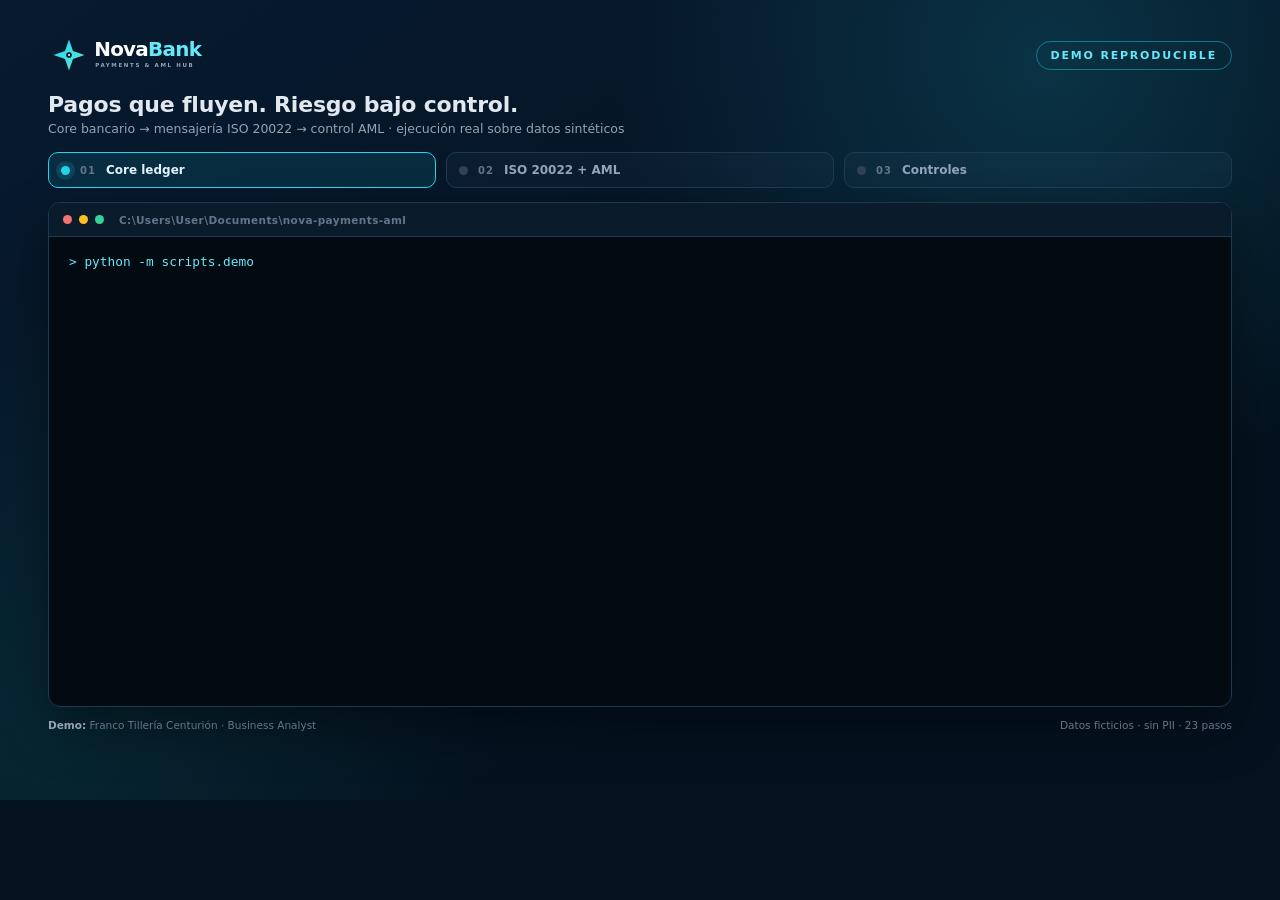
<file: docs/assets/src/demo.html>
<!doctype html>
<html lang="es"><head><meta charset="utf-8"><meta name="viewport" content="width=device-width, initial-scale=1">
<title>Demo NovaBank</title>
<style>
* { box-sizing:border-box; }
html,body { margin:0; width:1280px; height:800px; overflow:hidden; }
body { background:#04121F; color:#E2E8F0; font-family:"Segoe UI", Inter, system-ui, -apple-system, "Helvetica Neue", Arial, sans-serif; }
.page { position:relative; width:1280px; height:800px; padding:34px 48px 24px;
  background:
    radial-gradient(circle at 82% 8%, rgba(34,211,238,.16), transparent 34%),
    radial-gradient(circle at 4% 90%, rgba(20,184,166,.11), transparent 30%),
    linear-gradient(145deg, #071A2F, #04121F 70%); }
.top { display:flex; align-items:center; justify-content:space-between; }
.logo { height:42px; }
.badge { border:1px solid rgba(34,211,238,.45); color:#67E8F9; border-radius:999px;
  padding:7px 14px; font-size:11px; font-weight:800; letter-spacing:1.8px; }
h1 { font-size:22px; margin:16px 0 4px; letter-spacing:-.2px; }
.sub { color:#94A3B8; font-size:12.5px; margin:0 0 16px; }
.pipeline { display:grid; grid-template-columns:1fr 1fr 1fr; gap:10px; margin-bottom:14px; }
.stage { display:flex; align-items:center; gap:10px; border:1px solid #1E3A52;
  background:rgba(127,180,210,.04); border-radius:10px; padding:10px 12px; color:#94A3B8; }
.stage .dot { width:9px; height:9px; border-radius:50%; background:#334155; flex:none; }
.stage .num { font:700 10px "Segoe UI", Inter, system-ui, -apple-system, "Helvetica Neue", Arial, sans-serif; letter-spacing:1px; color:#64748B; }
.stage .name { font-size:12px; font-weight:700; }
.stage.active { border-color:#22D3EE; background:rgba(34,211,238,.10); color:#E0F2FE; }
.stage.active .dot { background:#22D3EE; box-shadow:0 0 0 5px rgba(34,211,238,.14); }
.stage.done { border-color:rgba(45,212,191,.55); color:#CCFBF1; }
.stage.done .dot { background:#2DD4BF; }
.terminal { border:1px solid #1E3A52; background:#020A12; border-radius:12px;
  box-shadow:0 22px 50px rgba(0,0,0,.38); overflow:hidden; }
.bar { height:34px; display:flex; align-items:center; gap:7px; padding:0 14px;
  background:#0A1B2B; border-bottom:1px solid #1E3A52; }
.bar i { width:9px; height:9px; border-radius:50%; display:block; }
.bar .r { background:#F87171; } .bar .y { background:#FBBF24; } .bar .g { background:#34D399; }
.bar span { color:#64748B; font:600 10.5px "Segoe UI", Inter, system-ui, -apple-system, "Helvetica Neue", Arial, sans-serif; margin-left:8px; letter-spacing:.4px; }
pre { margin:0; padding:15px 20px 16px; font:12.8px/1.52 "Cascadia Mono", Consolas, monospace; }
.line { white-space:pre; opacity:0; transform:translateY(3px); transition:opacity .12s ease, transform .12s ease; }
.line.on { opacity:1; transform:none; }
.line.cmd { color:#67E8F9; } .line.step { color:#5EEAD4; font-weight:700; margin-top:4px; }
.line.ok { color:#86EFAC; } .line.warn { color:#FCD34D; font-weight:700; }
.line.done { color:#7DD3FC; font-weight:700; } .line.muted { color:#64748B; }
.line.blank { height:9px; }
.foot { display:flex; justify-content:space-between; align-items:center; margin-top:12px;
  color:#64748B; font-size:10.5px; }
.foot b { color:#94A3B8; }
</style></head>
<body><div class="page">
  <div class="top"><img class="logo" src="[data-uri]" alt="NovaBank">
    <div class="badge">DEMO REPRODUCIBLE</div></div>
  <h1>Pagos que fluyen. Riesgo bajo control.</h1>
  <p class="sub">Core bancario → mensajería ISO 20022 → control AML · ejecución real sobre datos sintéticos</p>
  <div class="pipeline">
    <div class="stage" id="s1"><span class="dot"></span><span class="num">01</span><span class="name">Core ledger</span></div>
    <div class="stage" id="s2"><span class="dot"></span><span class="num">02</span><span class="name">ISO 20022 + AML</span></div>
    <div class="stage" id="s3"><span class="dot"></span><span class="num">03</span><span class="name">Controles</span></div>
  </div>
  <div class="terminal"><div class="bar"><i class="r"></i><i class="y"></i><i class="g"></i>
    <span>C:\Users\User\Documents\nova-payments-aml</span></div>
    <pre id="terminal"><div class="line cmd" data-line="0" data-stage="1">&gt; python -m scripts.demo</div><div class="line muted" data-line="1" data-stage="1">  datos ficticios · ejecución sobre copia temporal de SQLite</div><div class="line step" data-line="2" data-stage="1">[1/3] CORE LEDGER · transferencia local PYG</div><div class="line ok" data-line="3" data-stage="1">POST /v1/transfers · 201 CREATED</div><div class="line out" data-line="4" data-stage="1">  operation   OP-DF158E358EDC4BBB · POSTED</div><div class="line out" data-line="5" data-stage="1">  importe     ₲ 850.000 · canal MOBILE</div><div class="line out" data-line="6" data-stage="1">  origen      ACC-000001 · 00000000000001</div><div class="line out" data-line="7" data-stage="1">  destino     ACC-000002 · 00000000000002</div><div class="line out" data-line="8" data-stage="1">  asiento     D 850.000 / C 850.000 · balanced=true</div><div class="line ok" data-line="9" data-stage="1">  ledger      reconciled=true · 800 cuentas</div><div class="line blank" data-line="10" data-stage="1">&nbsp;</div><div class="line step" data-line="11" data-stage="2">[2/3] ISO 20022 · transferencia internacional</div><div class="line out" data-line="12" data-stage="2">  instruction DEMO-INTL-20261029-001 · US$ 125.000,00</div><div class="line out" data-line="13" data-stage="2">  creditor    Comercial Ibérica S.A. · ES · NOVXESMMXXX</div><div class="line warn" data-line="14" data-stage="2">  AML         HOLD · Pago internacional de alto valor</div><div class="line out" data-line="15" data-stage="2">  state       HELD · INITIATED → VALIDATED → HELD</div><div class="line ok" data-line="16" data-stage="3">  pacs.002    PDNG / AMLHOLD · 747 B</div><div class="line blank" data-line="17" data-stage="3">&nbsp;</div><div class="line step" data-line="18" data-stage="3">[3/3] CIERRE · controles de la demo</div><div class="line ok" data-line="19" data-stage="3">  core        partida doble verificada</div><div class="line ok" data-line="20" data-stage="3">  messaging   XML ISO 20022 generado</div><div class="line ok" data-line="21" data-stage="3">  compliance  retención AML aplicada</div><div class="line done" data-line="22" data-stage="3">  demo        completada · sin PII · reproducible</div></pre></div>
  <div class="foot"><span><b>Demo:</b> Franco Tillería Centurión · Business Analyst</span>
    <span>Datos ficticios · sin PII · 23 pasos</span></div>
</div>
<script>
const rows = Array.from(document.querySelectorAll('[data-line]'));
const stages = {1: document.getElementById('s1'), 2: document.getElementById('s2'), 3: document.getElementById('s3')};
let lastStage = 0;
function setFrame(n) {
  rows.forEach((row, index) => row.classList.toggle('on', index < n));
  const visible = rows.slice(0, n).filter(row => row.dataset.stage);
  const current = visible.length ? Number(visible[visible.length - 1].dataset.stage) : 0;
  for (let stage = 1; stage <= 3; stage += 1) {
    stages[stage].classList.toggle('active', stage === current);
    stages[stage].classList.toggle('done', stage < current);
  }
}
window.setFrame = setFrame;
setFrame(1);
</script></body></html>
</file>
